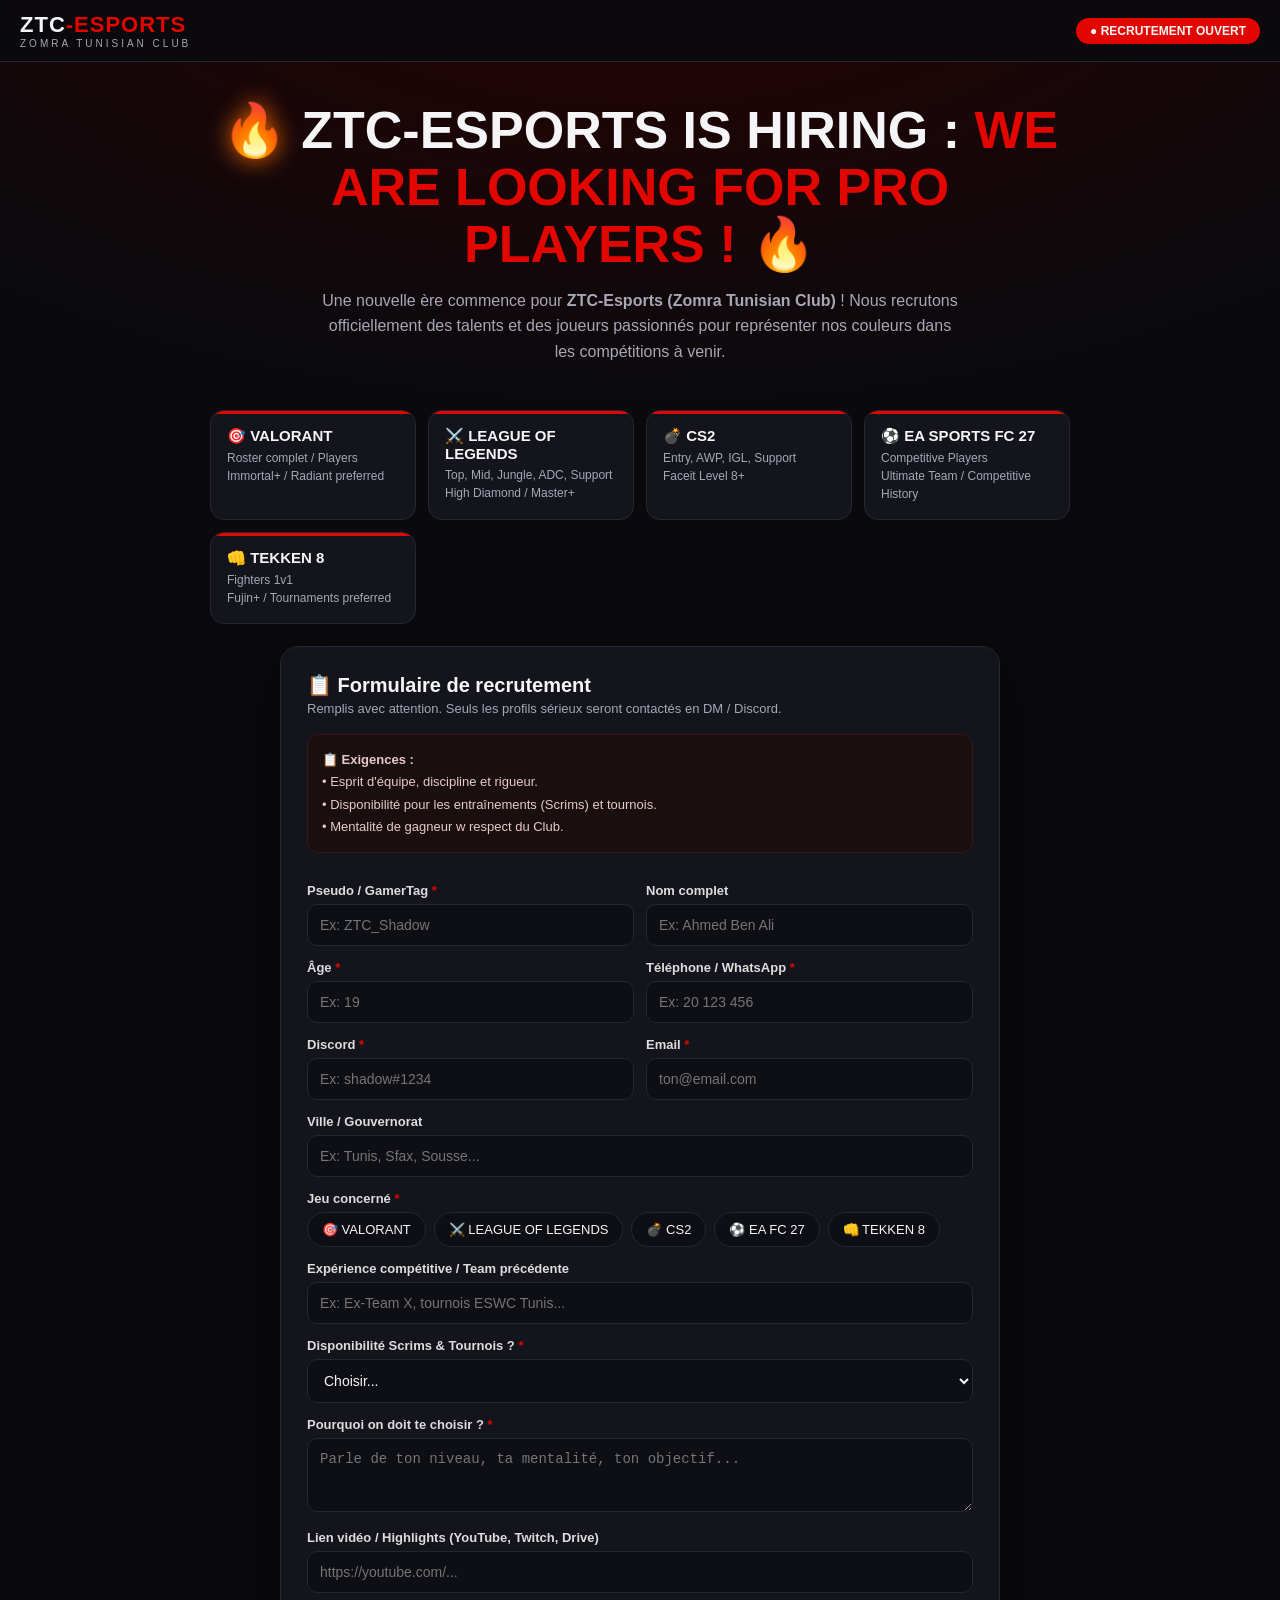
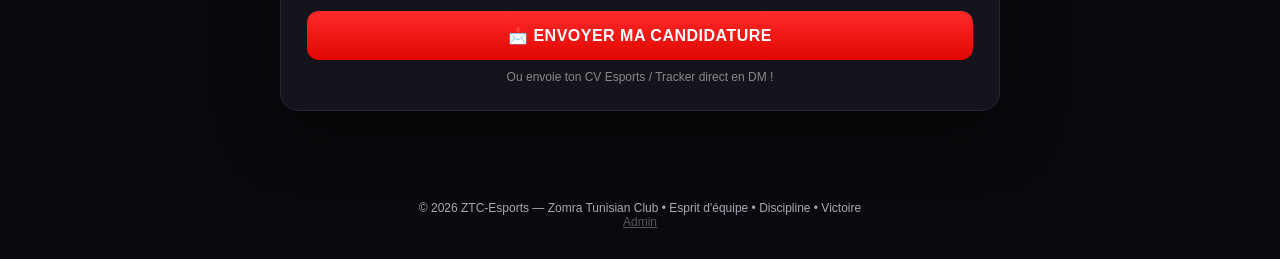
<file: ztc-recrutement.html>
<!DOCTYPE html>
<html lang="fr">
<head>
<meta charset="UTF-8" />
<meta name="viewport" content="width=device-width, initial-scale=1.0" />
<title>ZTC-Esports — Recrutement Pro Players</title>
<meta name="description" content="ZTC-Esports (Zomra Tunisian Club) recrute : VALORANT, League of Legends, CS2, EA FC 27, TEKKEN 8. Postule maintenant !" />
<style>
*{margin:0;padding:0;box-sizing:border-box}
:root{--red:#e10600;--red2:#ff2a2a;--bg:#0a0a0e;--card:#14141c;--line:#262632;--txt:#f5f5f7;--mut:#a7a7b5;--gold:#d4af37}
body{font-family:'Segoe UI',Arial,sans-serif;background:radial-gradient(1000px 500px at 50% -100px,#2a0000,transparent),var(--bg);color:var(--txt);min-height:100vh}
.top{position:sticky;top:0;z-index:10;background:rgba(10,10,14,.9);backdrop-filter:blur(10px);border-bottom:1px solid var(--line);display:flex;align-items:center;justify-content:space-between;padding:12px 20px}
.logo{font-weight:900;font-size:22px;letter-spacing:1px}.logo span{color:var(--red)}.logo small{display:block;font-size:10px;letter-spacing:3px;color:var(--mut);font-weight:400}
.badge{background:var(--red);padding:6px 14px;border-radius:20px;font-size:12px;font-weight:800;animation:pulse 1.6s infinite}
@keyframes pulse{0%,100%{box-shadow:0 0 0 0 rgba(225,6,0,.6)}50%{box-shadow:0 0 0 8px rgba(225,6,0,0)}}
.hero{max-width:900px;margin:0 auto;padding:40px 20px 10px;text-align:center}
.hero h1{font-size:clamp(28px,5vw,52px);font-weight:900;line-height:1.1}.hero h1 .fire{filter:drop-shadow(0 0 12px #ff6a00)}
.hero h1 .red{color:var(--red)}
.hero p.sub{color:var(--mut);margin:14px auto;max-width:640px;line-height:1.6}
.games{display:grid;grid-template-columns:repeat(auto-fit,minmax(180px,1fr));gap:12px;max-width:900px;margin:22px auto;padding:0 20px}
.g{background:var(--card);border:1px solid var(--line);border-radius:14px;padding:16px;text-align:left;position:relative;overflow:hidden}
.g::after{content:'';position:absolute;top:0;left:0;right:0;height:3px;background:var(--red)}
.g b{display:block;font-size:15px;margin-bottom:4px}.g small{color:var(--mut);font-size:12px;line-height:1.5;display:block}
.wrap{max-width:760px;margin:20px auto 60px;padding:0 20px}
.form-card{background:var(--card);border:1px solid var(--line);border-radius:18px;padding:26px;box-shadow:0 20px 60px rgba(0,0,0,.5)}
.form-card h2{font-size:20px;margin-bottom:4px}.form-card p.hint{color:var(--mut);font-size:13px;margin-bottom:18px}
label{display:block;font-size:13px;font-weight:700;margin:14px 0 6px;color:#ddd}label i{color:var(--red);font-style:normal}
input,select,textarea{width:100%;background:#0e0e15;border:1px solid var(--line);color:var(--txt);border-radius:10px;padding:12px;font-size:14px;outline:none}
input:focus,select:focus,textarea:focus{border-color:var(--red)}
.row2{display:grid;grid-template-columns:1fr 1fr;gap:12px}@media(max-width:600px){.row2{grid-template-columns:1fr}}
.chips{display:flex;flex-wrap:wrap;gap:8px;margin-top:6px}
.chip{border:1px solid var(--line);background:#0e0e15;padding:9px 14px;border-radius:20px;font-size:13px;cursor:pointer;user-select:none}
.chip.active{background:var(--red);border-color:var(--red);font-weight:800}
.gamebox{display:none;background:#0e0e15;border:1px dashed #3a3a4a;border-radius:12px;padding:14px;margin-top:12px}
.gamebox.show{display:block}
.req{background:#1a0f0f;border:1px solid #3d1515;border-radius:12px;padding:14px;margin:16px 0;font-size:13px;line-height:1.7;color:#e8c9c9}
.btn{width:100%;background:linear-gradient(180deg,var(--red2),var(--red));border:none;color:#fff;font-weight:900;font-size:16px;padding:15px;border-radius:12px;cursor:pointer;margin-top:18px;letter-spacing:.5px}
.btn:active{transform:scale(.99)}
.btn.ghost{background:transparent;border:1px solid var(--line);margin-top:10px;font-size:14px}
.success{display:none;text-align:center;padding:20px 0}.success.show{display:block}
.success .ok{font-size:52px}.share{display:flex;gap:10px;margin-top:14px;flex-wrap:wrap}.share a,.share button{flex:1;min-width:160px;text-align:center;text-decoration:none;padding:13px;border-radius:10px;font-weight:800;font-size:14px;cursor:pointer;border:none}
.wa{background:#25D366;color:#fff}.copy{background:#fff;color:#111}.csv{background:transparent;color:var(--mut);border:1px solid var(--line)}
footer{text-align:center;color:var(--mut);font-size:12px;padding:30px}
table{width:100%;font-size:12px;border-collapse:collapse;margin-top:12px}th,td{border:1px solid var(--line);padding:8px;text-align:left}th{background:#000}
#adminBox{display:none;margin-top:20px}
</style>
</head>
<body>
<div class="top">
  <div class="logo">ZTC<span>-ESPORTS</span><small>ZOMRA TUNISIAN CLUB</small></div>
  <div class="badge">● RECRUTEMENT OUVERT</div>
</div>

<div class="hero">
  <h1><span class="fire">🔥</span> ZTC-ESPORTS IS HIRING : <span class="red">WE ARE LOOKING FOR PRO PLAYERS !</span> 🔥</h1>
  <p class="sub">Une nouvelle ère commence pour <b>ZTC-Esports (Zomra Tunisian Club)</b> ! Nous recrutons officiellement des talents et des joueurs passionnés pour représenter nos couleurs dans les compétitions à venir.</p>
</div>

<div class="games">
  <div class="g"><b>🎯 VALORANT</b><small>Roster complet / Players<br>Immortal+ / Radiant preferred</small></div>
  <div class="g"><b>⚔️ LEAGUE OF LEGENDS</b><small>Top, Mid, Jungle, ADC, Support<br>High Diamond / Master+</small></div>
  <div class="g"><b>💣 CS2</b><small>Entry, AWP, IGL, Support<br>Faceit Level 8+</small></div>
  <div class="g"><b>⚽ EA SPORTS FC 27</b><small>Competitive Players<br>Ultimate Team / Competitive History</small></div>
  <div class="g"><b>👊 TEKKEN 8</b><small>Fighters 1v1<br>Fujin+ / Tournaments preferred</small></div>
</div>

<div class="wrap">
<div class="form-card" id="formCard">
  <h2>📋 Formulaire de recrutement</h2>
  <p class="hint">Remplis avec attention. Seuls les profils sérieux seront contactés en DM / Discord.</p>

  <div class="req">
    <b>📋 Exigences :</b><br>
    • Esprit d'équipe, discipline et rigueur.<br>
    • Disponibilité pour les entraînements (Scrims) et tournois.<br>
    • Mentalité de gagneur w respect du Club.
  </div>

  <form id="applyForm">
    <div class="row2">
      <div><label>Pseudo / GamerTag <i>*</i></label><input name="pseudo" required placeholder="Ex: ZTC_Shadow" /></div>
      <div><label>Nom complet</label><input name="nom" placeholder="Ex: Ahmed Ben Ali" /></div>
    </div>
    <div class="row2">
      <div><label>Âge <i>*</i></label><input name="age" type="number" min="13" max="40" required placeholder="Ex: 19" /></div>
      <div><label>Téléphone / WhatsApp <i>*</i></label><input name="phone" required placeholder="Ex: 20 123 456" /></div>
    </div>
    <div class="row2">
      <div><label>Discord <i>*</i></label><input name="discord" required placeholder="Ex: shadow#1234" /></div>
      <div><label>Email <i>*</i></label><input name="email" type="email" required placeholder="ton@email.com" /></div>
    </div>
    <label>Ville / Gouvernorat</label>
    <input name="ville" placeholder="Ex: Tunis, Sfax, Sousse..." />

    <label>Jeu concerné <i>*</i></label>
    <div class="chips" id="gameChips">
      <div class="chip" data-g="VALORANT">🎯 VALORANT</div>
      <div class="chip" data-g="LEAGUE OF LEGENDS">⚔️ LEAGUE OF LEGENDS</div>
      <div class="chip" data-g="CS2">💣 CS2</div>
      <div class="chip" data-g="EA FC 27">⚽ EA FC 27</div>
      <div class="chip" data-g="TEKKEN 8">👊 TEKKEN 8</div>
    </div>
    <input type="hidden" name="jeu" id="jeuInput" required />

    <!-- VALORANT -->
    <div class="gamebox" id="box-VALORANT">
      <label>Rank actuel <i>*</i></label>
      <select name="val_rank"><option value="">Choisir...</option><option>Silver-Gold</option><option>Platinum-Diamond</option><option>Immortal</option><option>Radiant</option></select>
      <label>Rôle principal <i>*</i></label>
      <select name="val_role"><option value="">Choisir...</option><option>Duelist</option><option>Initiator</option><option>Controller</option><option>Sentinel</option><option>Flex</option></select>
      <label>Tracker / Valorant Profile Link <i>*</i></label>
      <input name="val_tracker" placeholder="https://tracker.gg/valorant/..." />
    </div>
    <!-- LOL -->
    <div class="gamebox" id="box-LEAGUE OF LEGENDS">
      <label>Rank <i>*</i></label>
      <select name="lol_rank"><option value="">Choisir...</option><option>Platinum</option><option>Diamond</option><option>Master+</option><option>Challenger</option></select>
      <label>Poste <i>*</i></label>
      <select name="lol_role"><option value="">Choisir...</option><option>Top</option><option>Jungle</option><option>Mid</option><option>ADC</option><option>Support</option></select>
      <label>Main Champions (3)</label><input name="lol_champs" placeholder="Ex: Yasuo, Lee Sin, Jinx" />
      <label>OP.GG / U.GG Link <i>*</i></label><input name="lol_opgg" placeholder="https://op.gg/..." />
    </div>
    <!-- CS2 -->
    <div class="gamebox" id="box-CS2">
      <label>Faceit Level / Premier Rating <i>*</i></label><input name="cs_rank" placeholder="Ex: Faceit 10 - 2500 ELO" />
      <label>Rôle <i>*</i></label>
      <select name="cs_role"><option value="">Choisir...</option><option>Entry</option><option>AWP</option><option>IGL</option><option>Support</option><option>Rifler</option></select>
      <label>Faceit / Steam Link <i>*</i></label><input name="cs_link" placeholder="https://faceit.com/..." />
    </div>
    <!-- FC27 -->
    <div class="gamebox" id="box-EA FC 27">
      <label>Mode <i>*</i></label>
      <select name="fc_mode"><option value="">Choisir...</option><option>Ultimate Team</option><option>Clubs</option><option>Kick-Off compétitif</option></select>
      <label>PSN / EA ID / Xbox Gamertag <i>*</i></label><input name="fc_id" placeholder="Ex: ZTC_Ahmed_TN" />
      <label>Palmarès / Historique tournois</label><textarea name="fc_palmares" rows="2" placeholder="Tournois joués, classements..."></textarea>
    </div>
    <!-- TEKKEN 8 -->
    <div class="gamebox" id="box-TEKKEN 8">
      <label>Rank actuel <i>*</i></label>
      <select name="tk_rank"><option value="">Choisir...</option><option>1st-10th Dan</option><option>Mighty Ruler</option><option>Flame Ruler</option><option>Battle Ruler</option><option>Fujin</option><option>Raijin</option><option>Kishin</option><option>Bushin</option><option>Tekken King</option><option>Tekken Emperor</option><option>Tekken God+</option></select>
      <label>Main (personnage) <i>*</i></label>
      <select name="tk_main"><option value="">Choisir...</option><option>Jin</option><option>Kazuya</option><option>Heihachi</option><option>Reina</option><option>Paul</option><option>Law</option><option>King</option><option>Nina</option><option>Hwoarang</option><option>Jin Devil / Devil Jin</option><option>Yoshimitsu</option><option>Dragunov</option><option>Feng</option><option>Lars</option><option>Alisa</option><option>Xiaoyu</option><option>Asuka</option><option>Lili</option><option>Shaheen</option><option>Claudio</option><option>Leo</option><option>Steve</option><option>Bryan</option><option>Jack-8</option><option>Kuma / Panda</option><option>Lee</option><option>Leroy</option><option>Zafina</option><option>Raven</option><option>Victor</option><option>Azucena</option><option>Autre</option></select>
      <label>Tekken ID / PSN / Xbox / Steam ID <i>*</i></label><input name="tk_id" placeholder="Ex: ZTC_Kazuya_TN" />
      <label>Palmarès / Tournois offline & online</label><textarea name="tk_palmares" rows="2" placeholder="Tournois joués, top 8, classements..."></textarea>
    </div>

    <label>Expérience compétitive / Team précédente</label>
    <input name="experience" placeholder="Ex: Ex-Team X, tournois ESWC Tunis..." />
    <label>Disponibilité Scrims & Tournois ? <i>*</i></label>
    <select name="dispo" required><option value="">Choisir...</option><option>Oui 100% disponible</option><option>Oui le soir seulement</option><option>Week-end seulement</option><option>Non</option></select>
    <label>Pourquoi on doit te choisir ? <i>*</i></label>
    <textarea name="motivation" rows="3" required placeholder="Parle de ton niveau, ta mentalité, ton objectif..."></textarea>
    <label>Lien vidéo / Highlights (YouTube, Twitch, Drive)</label>
    <input name="video" placeholder="https://youtube.com/..." />

    <button class="btn" type="submit">📩 ENVOYER MA CANDIDATURE</button>
    <p style="text-align:center;color:#888;font-size:12px;margin-top:10px">Ou envoie ton CV Esports / Tracker direct en DM !</p>
  </form>

  <div class="success" id="successBox">
    <div class="ok">✅</div>
    <h2>Merci ! Candidature envoyée au Discord ZTC.</h2>
    <p class="hint" id="recapText" style="margin-top:8px"></p>
    <p class="hint" id="discordStatus" style="margin-top:8px;color:#57F287"></p>
    <div class="share">
      <button class="copy" id="copyBtn" type="button">Copier candidature</button>
    </div>
    <button class="btn ghost" onclick="location.reload()">+ Nouvelle candidature</button>
  </div>

  <div id="adminBox">
    <h3>👑 Candidatures reçues (<span id="cCount">0</span>)</h3>
    <div style="overflow:auto"><table id="cTable"><thead><tr><th>Date</th><th>Pseudo</th><th>Jeu</th><th>Rank/Rôle</th><th>Discord</th><th>Phone</th><th>Tracker</th></tr></thead><tbody></tbody></table></div>
    <button class="btn ghost" id="csvBtn">⬇ Exporter CSV (Excel / Google Sheet)</button>
  </div>
</div>
</div>

<footer>© 2026 ZTC-Esports — Zomra Tunisian Club • Esprit d'équipe • Discipline • Victoire<br><a href="?admin=1" style="color:#555">Admin</a></footer>

<script>
// CONFIG : 7ot Webhook URL mta3 Discord channel houni
// Kifech tjibou : Discord Server > Paramètres salon #recrutement > Intégrations > Webhooks > Nouveau webhook > Copier l'URL
// Exemple : https://discord.com/api/webhooks/1507164.../AbCdEf...
const DISCORD_WEBHOOK_URL = "https://discord.com/api/webhooks/1554670920638013441/mGCYQkHYKDgr5XDj3GH2Wl4kAuLjR2emScgwVHJni2x2JYIiLjwCka4TmuH4J6jpMjML";
const chips = document.querySelectorAll('.chip');
const jeuInput = document.getElementById('jeuInput');
const applyForm = document.getElementById('applyForm');
// Champs obligatoires par jeu (rank + rôle + lien tracker)
const REQ_FIELDS = {
  "VALORANT": ["val_rank","val_role","val_tracker"],
  "LEAGUE OF LEGENDS": ["lol_rank","lol_role","lol_opgg"],
  "CS2": ["cs_rank","cs_role","cs_link"],
  "EA FC 27": ["fc_mode","fc_id"],
  "TEKKEN 8": ["tk_rank","tk_main","tk_id"]
};
function syncRequired(){
  Object.values(REQ_FIELDS).flat().forEach(n=>{const el=applyForm.elements[n];if(el)el.required=false;});
  (REQ_FIELDS[game]||[]).forEach(n=>{const el=applyForm.elements[n];if(el)el.required=true;});
}
let game = "";
chips.forEach(c=>c.addEventListener('click',()=>{
  chips.forEach(x=>x.classList.remove('active'));c.classList.add('active');
  game=c.dataset.g;jeuInput.value=game;
  document.querySelectorAll('.gamebox').forEach(b=>b.classList.remove('show'));
  const b=document.getElementById('box-'+game);if(b)b.classList.add('show');
  syncRequired();
}));
document.getElementById('applyForm').addEventListener('submit',async function(e){
  e.preventDefault();
  if(!game){alert('Ekhtar el jeu (VALORANT / LoL / CS2 / FC27 / TEKKEN 8)');return;}
  const btn=e.target.querySelector('button[type=submit]');btn.disabled=true;btn.textContent='⏳ Envoi vers Discord...';
  const fd=new FormData(e.target);const d=Object.fromEntries(fd.entries());
  d.date=new Date().toLocaleString('fr-TN');
  // save local
  const all=JSON.parse(localStorage.getItem('ztc_candidates')||'[]');all.push(d);
  localStorage.setItem('ztc_candidates',JSON.stringify(all));
  // build discord embed
  const tracker=d.val_tracker||d.lol_opgg||d.cs_link||d.fc_id||d.tk_id||'-';
  const rank=d.val_rank||d.lol_rank||d.cs_rank||d.fc_mode||d.tk_rank||'-';
  const role=d.val_role||d.lol_role||d.cs_role||d.lol_champs||d.tk_main||'-';
  const embed={
    title:"🔥 NOUVELLE CANDIDATURE — ZTC-Esports",
    color:14713344,
    fields:[
      {name:"🎮 Pseudo",value:String(d.pseudo||'-').slice(0,100),inline:true},
      {name:"🎯 Jeu",value:String(d.jeu||'-').slice(0,100),inline:true},
      {name:"🏆 Rank",value:String(rank).slice(0,100),inline:true},
      {name:"🛡 Rôle",value:String(role).slice(0,100),inline:true},
      {name:"👤 Age / Ville",value:`${d.age||'-'} ans — ${d.ville||'-'}`.slice(0,100),inline:true},
      {name:"📞 Tel",value:String(d.phone||'-').slice(0,100),inline:true},
      {name:"💬 Discord",value:String(d.discord||'-').slice(0,100),inline:false},
      {name:"📧 Email",value:String(d.email||'-').slice(0,100),inline:true},
      {name:"🔗 Tracker",value:String(tracker).slice(0,300),inline:false},
      {name:"🎓 Expérience",value:String(d.experience||'-').slice(0,500),inline:false},
      {name:"📅 Dispo",value:String(d.dispo||'-').slice(0,100),inline:true},
      {name:"🎬 Vidéo",value:String(d.video||'-').slice(0,300),inline:false},
      {name:"💪 Motivation",value:String(d.motivation||'-').slice(0,1000),inline:false}
    ],
    footer:{text:"ZTC-Esports • "+(d.date||'')},
    timestamp:new Date().toISOString()
  };
  let ok=false,err='';
  if(!DISCORD_WEBHOOK_URL || DISCORD_WEBHOOK_URL.includes('COLLE_TON')){
    err='Webhook ma t7atch : 7ot DISCORD_WEBHOOK_URL fi code.';
  } else {
    try{
      const r=await fetch(DISCORD_WEBHOOK_URL,{method:'POST',headers:{'Content-Type':'application/json'},body:JSON.stringify({username:'ZTC Recrutement',embeds:[embed]})});
      ok=r.ok;if(!r.ok)err='Discord rej3a '+r.status;
    }catch(ex){err=ex.message;}
  }
  document.getElementById('recapText').innerHTML=`<b>${d.pseudo}</b> — ${d.jeu} • ${rank} ${role}<br>On te contactera sur Discord <b>${d.discord}</b> si ton profil est retenu. GL HF !`;
  document.getElementById('discordStatus').textContent=ok?'✅ Tawslet l Discord channel mte3ek direct.':'⚠ '+err+' (candidature ma7foutha local, a3mel Export CSV fi ?admin=1)';
  document.getElementById('discordStatus').style.color=ok?'#57F287':'#ff5a5a';
  e.target.style.display='none';document.getElementById('successBox').classList.add('show');
  window._lastCand=d;
});
document.getElementById('copyBtn').addEventListener('click',()=>{
  const d=window._lastCand;if(!d)return;
  const t=`ZTC Candidature - ${d.pseudo} (${d.jeu}) - ${d.age}ans - ${d.phone} - Discord:${d.discord} - Tracker:${d.val_tracker||d.lol_opgg||d.cs_link||d.fc_id||d.tk_id||'-'} - Dispo:${d.dispo} - Motiv:${d.motivation}`;
  navigator.clipboard.writeText(t);alert('Candidature copiée !');
});
// admin mode ?admin=1
if(location.search.includes('admin=1')){
  const box=document.getElementById('adminBox');box.style.display='block';
  const all=JSON.parse(localStorage.getItem('ztc_candidates')||'[]');
  document.getElementById('cCount').textContent=all.length;
  const tb=document.querySelector('#cTable tbody');
  all.forEach(c=>{const tr=document.createElement('tr');
    const tracker=c.val_tracker||c.lol_opgg||c.cs_link||c.fc_id||c.tk_id||'';
    const rank=c.val_rank||c.lol_rank||c.cs_rank||c.fc_mode||c.tk_rank||'';
    const role=c.val_role||c.lol_role||c.cs_role||c.tk_main||'';
    tr.innerHTML=`<td>${c.date||''}</td><td>${c.pseudo||''}</td><td>${c.jeu||''}</td><td>${rank} ${role}</td><td>${c.discord||''}</td><td>${c.phone||''}</td><td style="max-width:180px;overflow:hidden;text-overflow:ellipsis">${tracker}</td>`;
    tb.appendChild(tr);});
  document.getElementById('csvBtn').addEventListener('click',()=>{
    if(!all.length){alert('Ma fammech candidatures');return;}
    const keys=Object.keys(all[0]);
    const csv=[keys.join(';')].concat(all.map(o=>keys.map(k=>`"${(o[k]||'').toString().replace(/"/g,'""')}"`).join(';'))).join('\n');
    const a=document.createElement('a');a.href=URL.createObjectURL(new Blob(["\ufeff"+csv],{type:'text/csv'}));a.download='ztc-candidatures.csv';a.click();
  });
}
</script>
</body>
</html>
</file>
